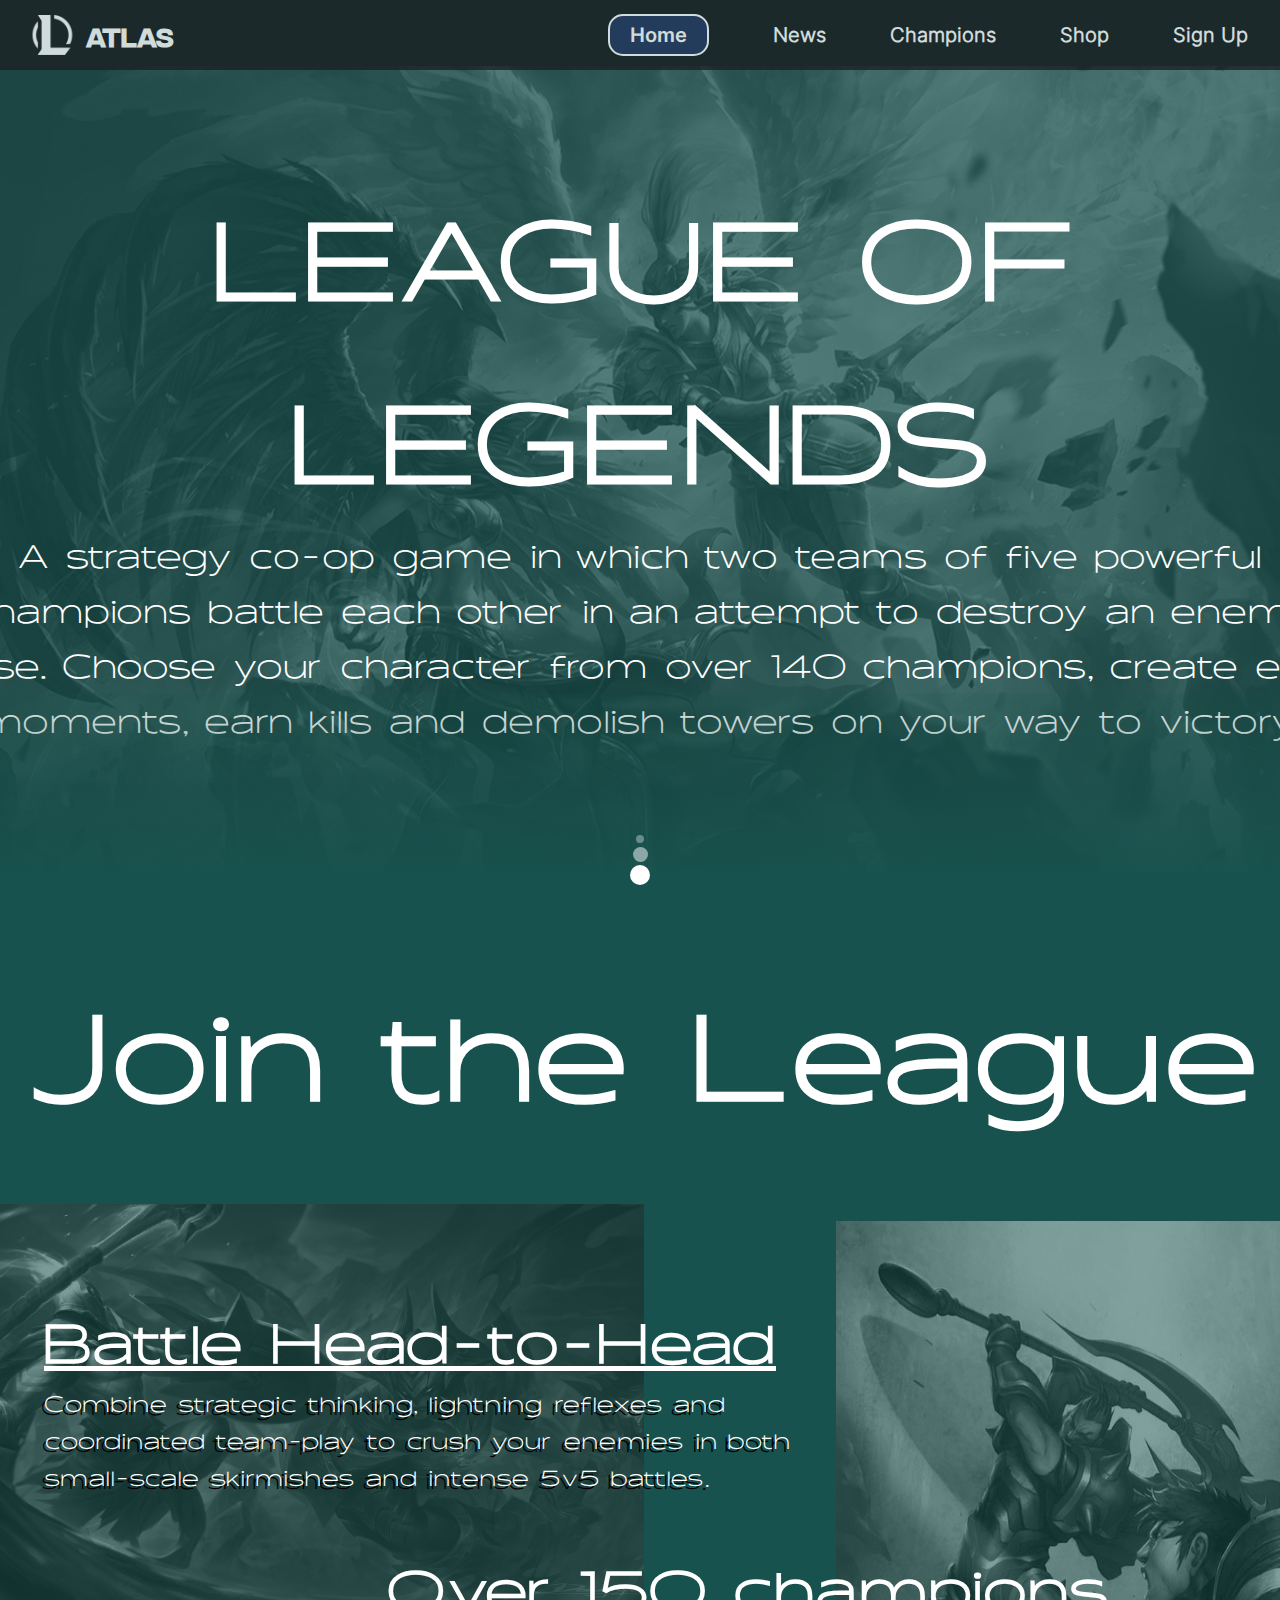
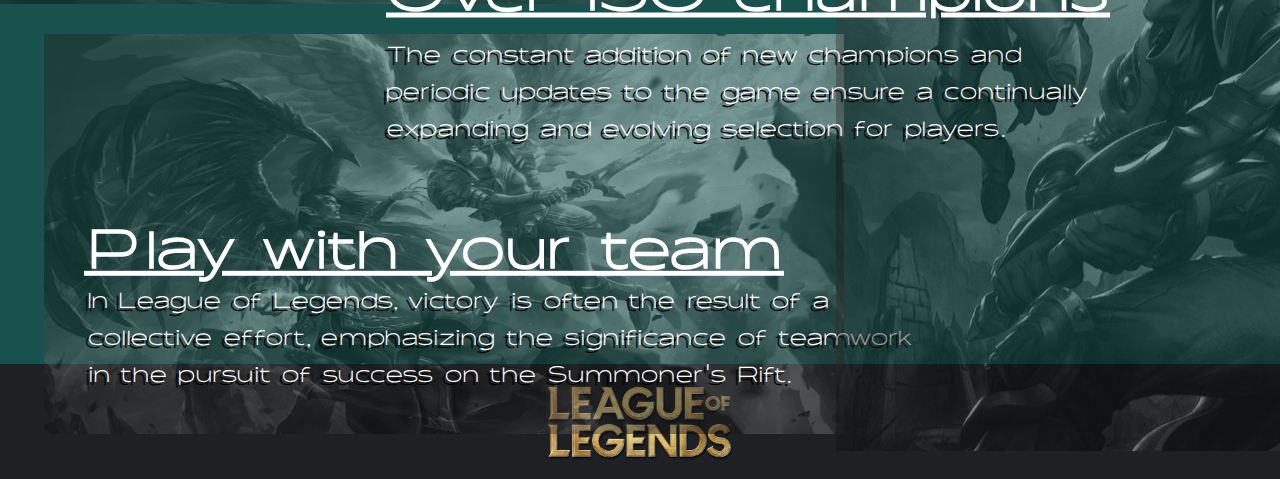
<file: index.html>
<!DOCTYPE html>
<html lang="en">
  <head>
    <meta charset="UTF-8" />
    <meta name="viewport" content="width=device-width, initial-scale=1.0" />
    <title>Document</title>
    <link rel="stylesheet" href="./css/fonts.css" />
    <link rel="stylesheet" href="./css/style.css" />
    <link rel="stylesheet" href="./css/navbar.css" />
  </head>
  <body>
    <header>
      <div class="navbar">
        <div class="logo">
          <img class="img-class" src="./images/logo.png" alt="" />
          <h4>ATLAS</h4>
        </div>

        <div class="nav-content">
          <h4 class="selected">Home</h4>
          <a href="./news.html"><h4 class="regular">News</h4></a>
          <a href="./champs.html"><h4 class="regular">Champions</h4></a>

          <h4 class="regular">Shop</h4>
          <a href="./sign-up.html"><h4 class="regular">Sign Up</h4></a>
        </div>
      </div>
    </header>

    <main>
      <div class="main-container">
        <img class="main-container-img" src="./images/poster-3.jpg" alt="" />
        <div class="text-container">
          <div class="text-container-main">
            <h1>LEAGUE OF LEGENDS</h1>
            <p>
              A strategy co-op game in which two teams of five powerful
              champions battle each other in an attempt to destroy an enemy
              base. Choose your character from over 140 champions, create epic
              moments, earn kills and demolish towers on your way to victory.
            </p>
          </div>
        </div>
        <div class="dots-container">
          <div class="dot-1"></div>
          <div class="dot-2"></div>
          <div class="dot-3"></div>
        </div>
      </div>
      <div class="middle-container"></div>
      <div class="second-main-container">
        <div class="text-container-second">
          <h1>Join the League</h1>
        </div>
        <div class="photos-container">
          <div class="inside-images-container">
            <div class="image-1">
              <img src="./images/poster-2.jpg" alt="" />
              <div class="image-text-container">
                <h6 id="image-1-heading">Battle Head-to-Head</h6>
                <p id="image-1-paragraph">
                  Combine strategic thinking, lightning reflexes and coordinated
                  team-play to crush your enemies in both small-scale skirmishes
                  and intense 5v5 battles.
                </p>
              </div>
            </div>
            <div class="image-2">
              <img src="./images/poster-3.jpg" alt="" />
              <div class="image-text-container">
                <h6 id="image-2-heading">Play with your team</h6>
                <p id="image-2-paragraph">
                  In League of Legends, victory is often the result of a
                  collective effort, emphasizing the significance of teamwork<br />
                  in the pursuit of success on the Summoner's Rift.
                </p>
              </div>
            </div>
          </div>

          <div class="image-3">
            <img src="./images/poster-1.jpg" alt="" />
            <div class="image-text-container">
              <h6 id="image-3-heading">Over 150 champions</h6>
              <p id="image-3-paragraph">
                The constant addition of new champions and periodic updates to
                the game ensure a continually expanding and evolving selection
                for players.
              </p>
            </div>
          </div>
        </div>
      </div>
    </main>

    <footer>
      <div class="footer-container">
        <div class="logo">
          <img class="img-class-footer" src="./images/logo-footer.png" alt="" />
        </div>
      </div>
    </footer>
  </body>
</html>
</file>
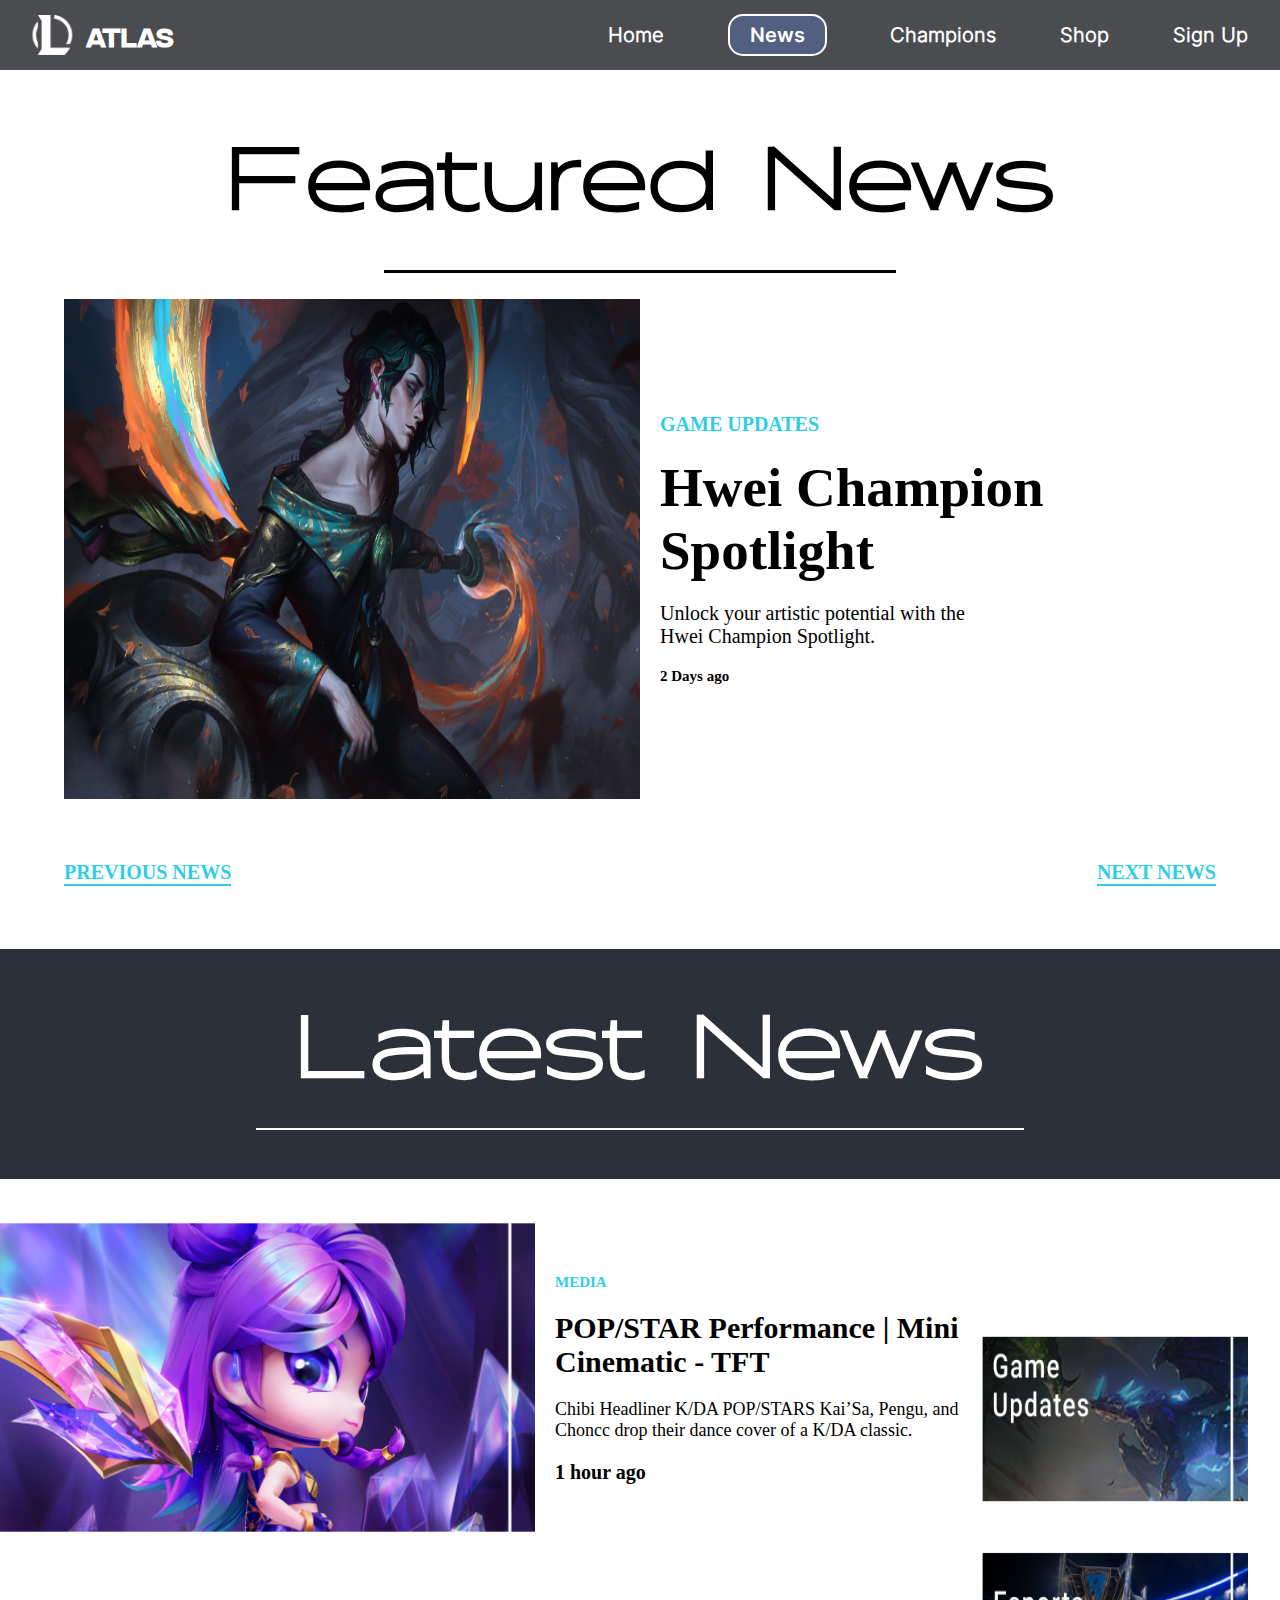
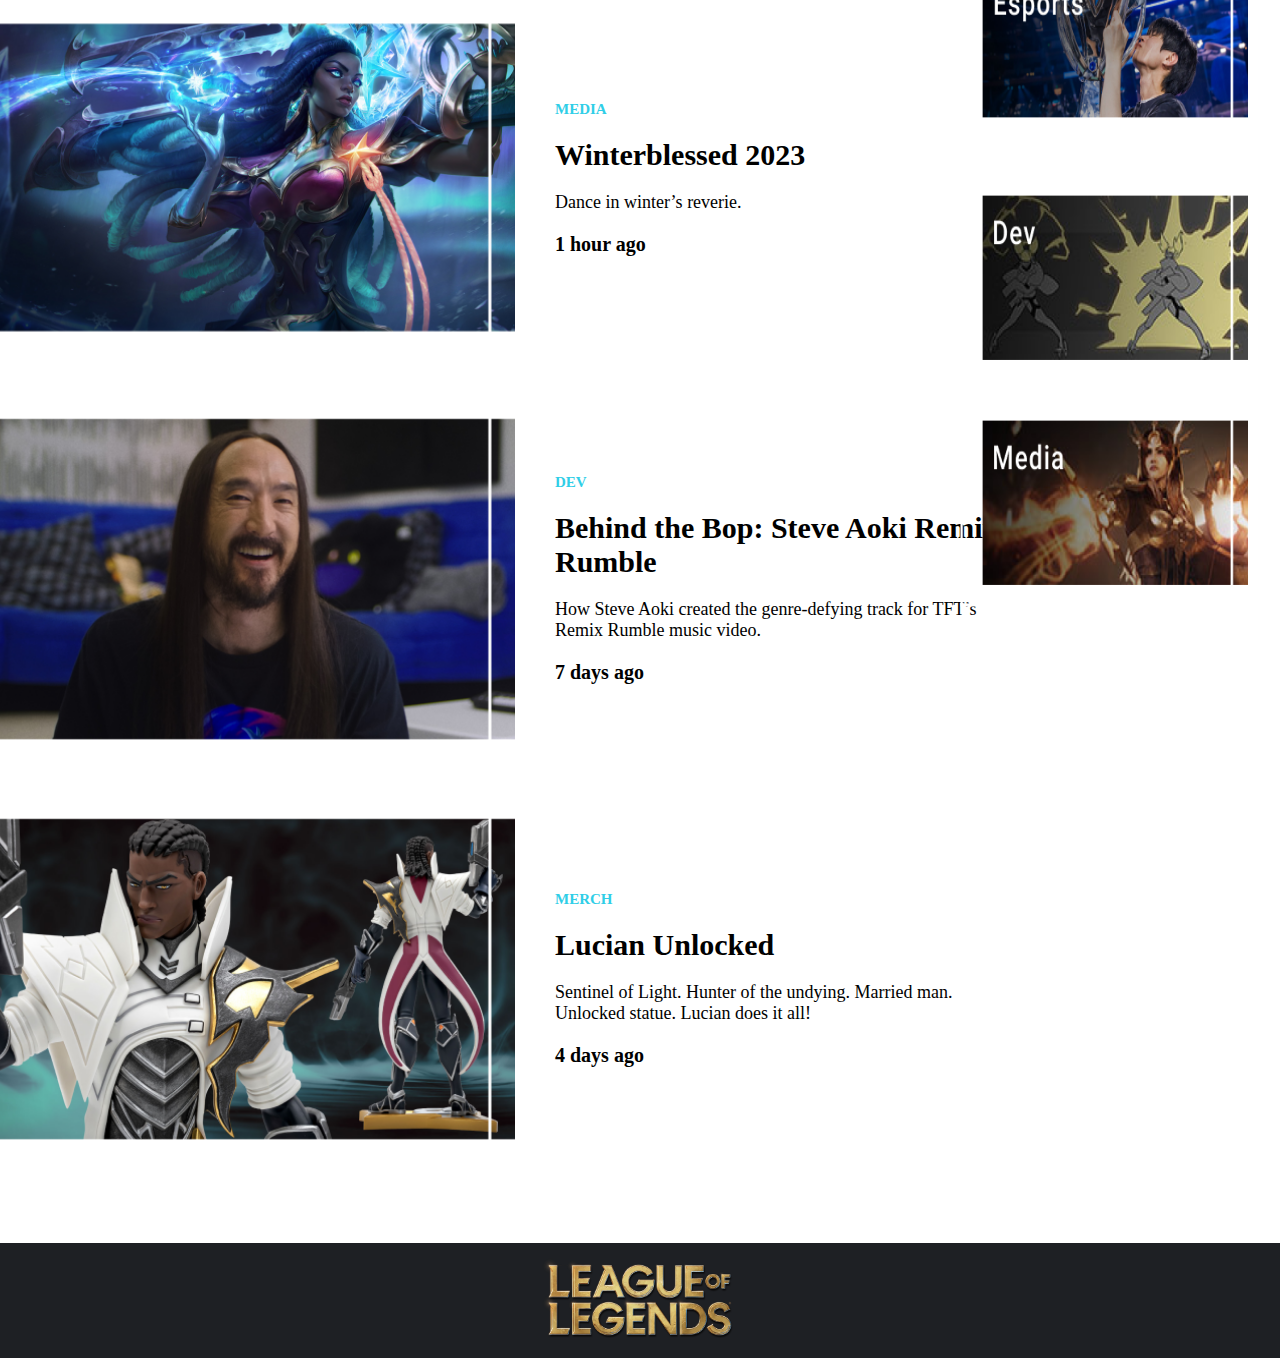
<file: news.html>
<!DOCTYPE html>
<html lang="en">
  <head>
    <meta charset="UTF-8" />
    <meta name="viewport" content="width=device-width, initial-scale=1.0" />
    <title>Document</title>
    <link rel="stylesheet" href="./css/fonts.css" />
    <link rel="stylesheet" href="./css/navbar.css" />
    <link rel="stylesheet" href="./css/news.css" />
  </head>
  <body>
    <header>
      <div class="navbar">
        <div class="logo">
          <img class="img-class" src="./images/logo.png" alt="" />
          <h4>ATLAS</h4>
        </div>

        <div class="nav-content">
          <a href="./index.html"><h4 class="regular">Home</h4></a>
          <h4 class="selected">News</h4>
          <a href="./champs.html"><h4 class="regular">Champions</h4></a>

          <h4 class="regular">Shop</h4>
          <a href="./sign-up.html"><h4 class="regular">Sign Up</h4></a>
        </div>
      </div>
    </header>

    <main>
      <div class="featured-container">
        <div class="title-container-featured">
          <h1 class="main-title">Featured News</h1>
        </div>
        <div class="line"></div>

        <a
          href="https://www.youtube.com/watch?v=1qGkmv80KD0"
          class="featured-news-container"
          id="featured-news-container"
        >
          <img id="featured-img" src="./images/hwei.jpg" alt="" />
          <div class="text-container-news">
            <p id="featured-type">GAME UPDATES</p>
            <h4 id="featured-title">Hwei Champion Spotlight</h4>
            <h5 id="featured-desc">
              Unlock your artistic potential with the Hwei Champion Spotlight.
            </h5>
            <h6 id="featured-date">2 Days ago</h6>
          </div>
        </a>

        <div class="slider-container">
          <p onclick="changeNews(true,false)">PREVIOUS NEWS</p>
          <p onclick="changeNews(false,true)">NEXT NEWS</p>
        </div>
      </div>

      <div class="latest-container">
        <div class="latest-container-divider">
          <div class="latest-news">
            <h1 class="main-title" style="color: white">Latest News</h1>
          </div>
        </div>
        <div class="latest-news-main-container">
          <div class="latest-news-left">
            <a
              href="https://www.youtube.com/watch?v=hZK6hBWU6lY"
              class="news-container"
            >
              <img src="./images/news-1-edit.png" alt="" />
              <div class="text-news-container">
                <p>MEDIA</p>
                <h4>POP/STAR Performance | Mini Cinematic - TFT</h4>
                <h5>
                  Chibi Headliner K/DA POP/STARS Kai’Sa, Pengu, and Choncc drop
                  their dance cover of a K/DA classic.
                </h5>
                <h6>1 hour ago</h6>
              </div>
            </a>

            <a
              href="https://www.youtube.com/watch?v=WiCL7Sg6Abc"
              class="news-container"
            >
              <img src="./images/news-2.png" alt="" />
              <div class="text-news-container">
                <div class="text-news-container">
                  <p>MEDIA</p>
                  <h4>Winterblessed 2023</h4>
                  <h5>Dance in winter’s reverie.</h5>
                  <h6>1 hour ago</h6>
                </div>
              </div>
            </a>

            <a
              href="https://www.youtube.com/watch?v=XXcFQgaamDU"
              class="news-container"
            >
              <img src="./images/news-3.png" alt="" />
              <div class="text-news-container">
                <div class="text-news-container">
                  <p>DEV</p>
                  <h4>Behind the Bop: Steve Aoki Remix Rumble</h4>
                  <h5>
                    How Steve Aoki created the genre-defying track for TFT’s
                    Remix Rumble music video.
                  </h5>
                  <h6>7 days ago</h6>
                </div>
              </div>
            </a>

            <a
              href="https://merch.riotgames.com/en-us/product/lucian-unlocked/?utm_source=lol&utm_medium=client&utm_campaign=holiday23"
              class="news-container"
            >
              <img src="./images/lucian-news.jpg" alt="" />
              <div class="text-news-container">
                <div class="text-news-container">
                  <p>MERCH</p>
                  <h4>Lucian Unlocked</h4>
                  <h5>
                    Sentinel of Light. Hunter of the undying. Married man.
                    Unlocked statue. Lucian does it all!
                  </h5>
                  <h6>4 days ago</h6>
                </div>
              </div>
            </a>
          </div>
          <div class="latest-news-right">
            <img src="./images/news-group-1.png" alt="" />
            <img src="./images/news-group-2.png" alt="" />
            <img src="./images/news-group-3.png" alt="" />
            <img src="./images/news-group-4.png" alt="" />
          </div>
        </div>
      </div>
    </main>

    <footer>
      <div class="footer-container">
        <div class="logo">
          <img class="img-class-footer" src="./images/logo-footer.png" alt="" />
        </div>
      </div>
    </footer>

    <script src="./js/slider.js"></script>
  </body>
</html>
</file>
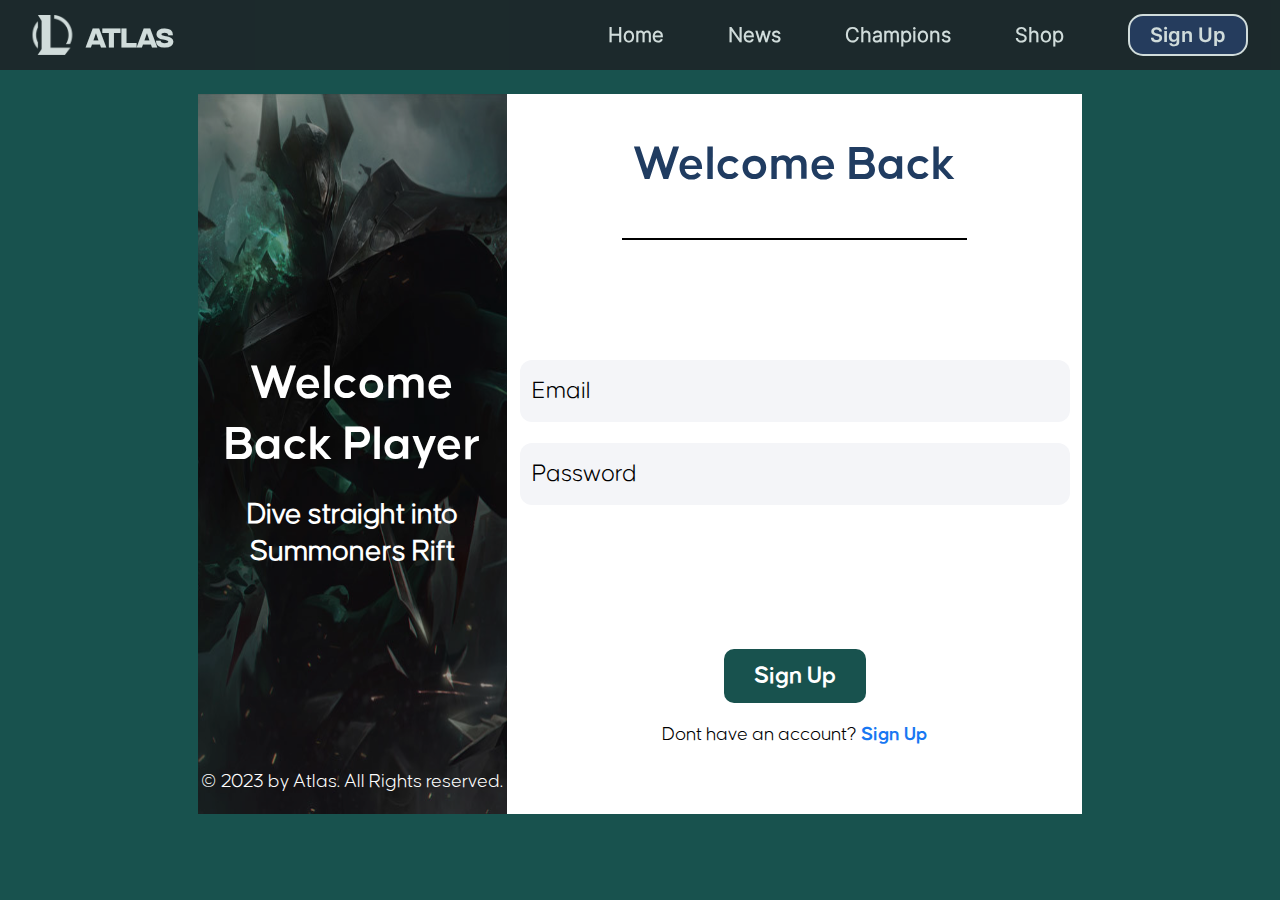
<file: sign-in.html>
<!DOCTYPE html>
<html lang="en">
  <head>
    <meta charset="UTF-8" />
    <meta name="viewport" content="width=device-width, initial-scale=1.0" />
    <title>Document</title>
    <link rel="stylesheet" href="./css/navbar.css" />
    <link rel="stylesheet" href="./css/sign-up.css" />
    <style>
      .single-input-container input {
        height: 60px;
      }
      #first-input-container {
        margin-top: 20%;
        margin-bottom: 0px;
      }
    </style>
  </head>
  <body>
    <header>
      <div class="navbar">
        <div class="logo">
          <img class="img-class" src="./images/logo.png" alt="" />
          <h4>ATLAS</h4>
        </div>

        <div class="nav-content">
          <a href="./index.html"><h4 class="regular">Home</h4></a>
          <a href="./news.html"><h4 class="regular">News</h4></a>
          <a href="./champs.html"><h4 class="regular">Champions</h4></a>

          <h4 class="regular">Shop</h4>
          <a href="./sign-up.html"><h4 class="selected">Sign Up</h4></a>
        </div>
      </div>
    </header>
    <div class="main-container">
      <div class="left-container">
        <div class="image-caption">
          <h4>Welcome Back Player</h4>
          <h5>
            Dive straight into<br />
            Summoners Rift
          </h5>
        </div>

        <img
          style="width: 250%; filter: brightness(60%)"
          src="./images/sign-in-image.jpg"
          alt=""
        />
        <p>© 2023 by Atlas. All Rights reserved.</p>
      </div>
      <form id="form" class="right-container">
        <div class="header-container">
          <h1 class="header">Welcome Back</h1>
        </div>

        <div id="first-input-container" class="single-input-container">
          <input required id="email" name="email" placeholder="Email" />
        </div>
        <div style="margin-top: 2%" class="single-input-container">
          <input
            id="password"
            type="password"
            name="password"
            placeholder="Password"
            required
          />
        </div>
        <div style="margin-top: 25%" class="button-container">
          <input type="submit" value="Sign Up" />
          <p>Dont have an account? <a href="./sign-up.html">Sign Up</a></p>
        </div>
      </form>
    </div>

    <script src="./js/sign-in.js"></script>
  </body>
</html>
</file>
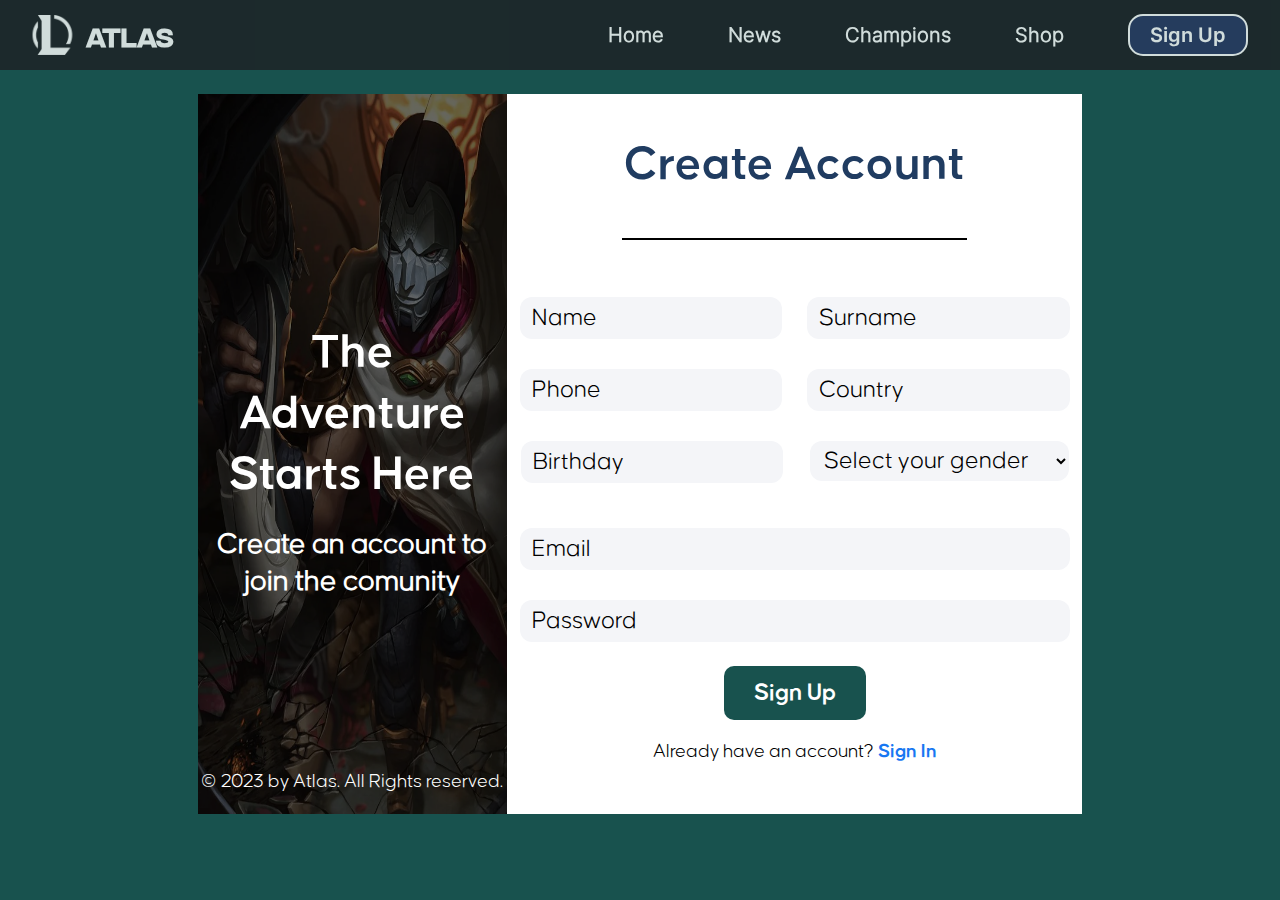
<file: sign-up.html>
<!DOCTYPE html>
<html lang="en">
  <head>
    <meta charset="UTF-8" />
    <meta name="viewport" content="width=device-width, initial-scale=1.0" />
    <title>Document</title>
    <link rel="stylesheet" href="./css/navbar.css" />

    <link rel="stylesheet" href="./css/sign-up.css" />
  </head>
  <body>
    <header>
      <div class="navbar">
        <div class="logo">
          <img class="img-class" src="./images/logo.png" alt="" />
          <h4>ATLAS</h4>
        </div>

        <div class="nav-content">
          <a href="./index.html"><h4 class="regular">Home</h4></a>
          <a href="./news.html"><h4 class="regular">News</h4></a>
          <a href="./champs.html"><h4 class="regular">Champions</h4></a>

          <h4 class="regular">Shop</h4>
          <a href="./sign-up.html"><h4 class="selected">Sign Up</h4></a>
        </div>
      </div>
    </header>
    <div class="main-container">
      <div class="left-container">
        <div class="image-caption">
          <h4>The Adventure Starts Here</h4>
          <h5>Create an account to join the comunity</h5>
        </div>

        <img src="./images/sign-up-image.webp" alt="" />
        <p>© 2023 by Atlas. All Rights reserved.</p>
      </div>
      <form id="form" class="right-container">
        <div class="header-container">
          <h1 class="header">Create Account</h1>
        </div>

        <div style="margin-top: 10%" class="double-input-container">
          <input
            type="text"
            id="name"
            required
            name="name"
            placeholder="Name"
          />

          <input
            type="text"
            id="surname"
            name="surname"
            required
            placeholder="Surname"
          />
        </div>
        <div class="double-input-container">
          <input
            required
            type="text"
            id="phone"
            name="phone"
            placeholder="Phone"
          />

          <input
            type="text"
            id="country"
            name="Country"
            required
            placeholder="Country"
          />
        </div>
        <div class="double-input-container">
          <input
            id="birthday"
            type="text"
            onfocus="(this.type='date')"
            onblur="(this.type='text')"
            name="birthday"
            required
            placeholder="Birthday"
          />
          <select required id="gender" name="gender" placeholder="gender">
            <option value="" disabled selected>Select your gender</option>
            <option value="M">Male</option>
            <option value="F">Female</option>
            <option value="O">Other</option>
          </select>
        </div>
        <div class="single-input-container">
          <input required id="email" name="email" placeholder="Email" />
        </div>
        <div class="single-input-container">
          <input
            id="password"
            type="password"
            name="password"
            placeholder="Password"
            required
          />
        </div>
        <div class="button-container">
          <input type="submit" value="Sign Up" />
          <p>Already have an account? <a href="./sign-in.html">Sign In</a></p>
        </div>
      </form>
    </div>

    <script src="./js/sign-up.js"></script>
  </body>
</html>
</file>
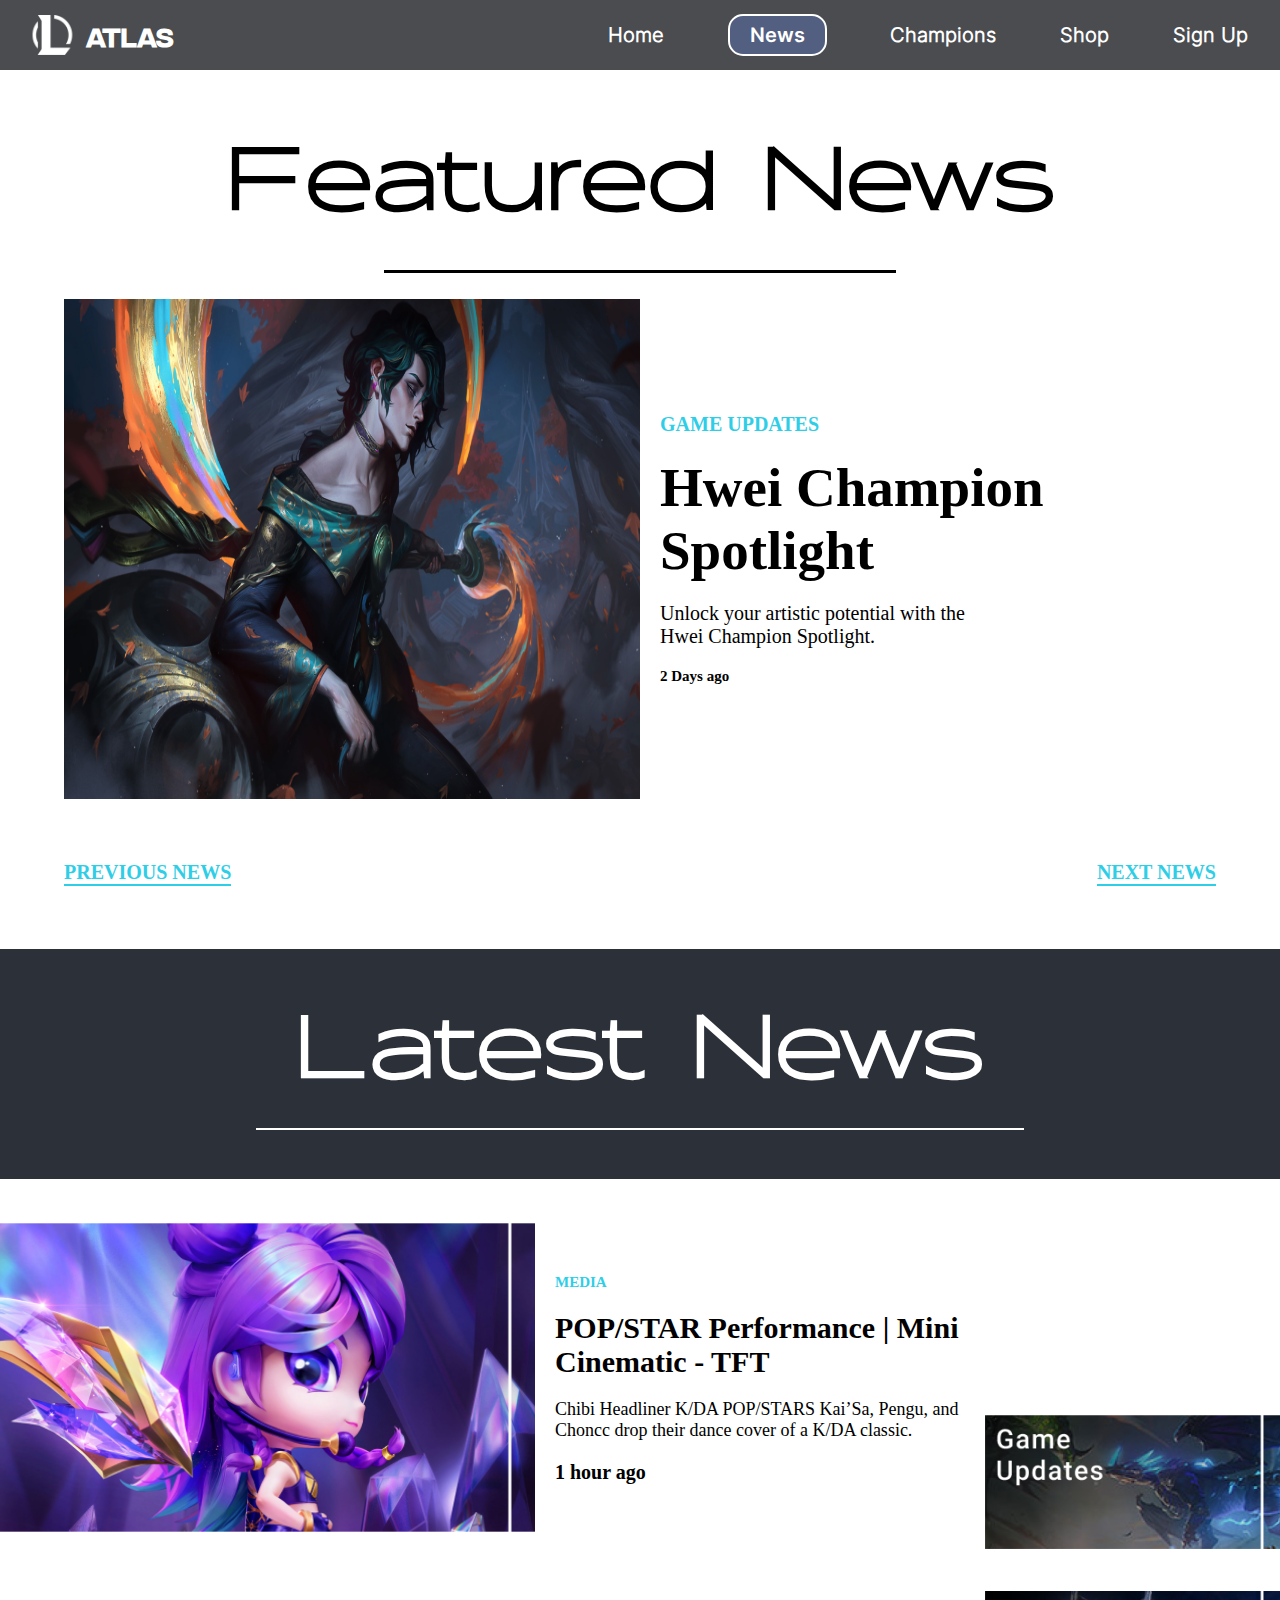
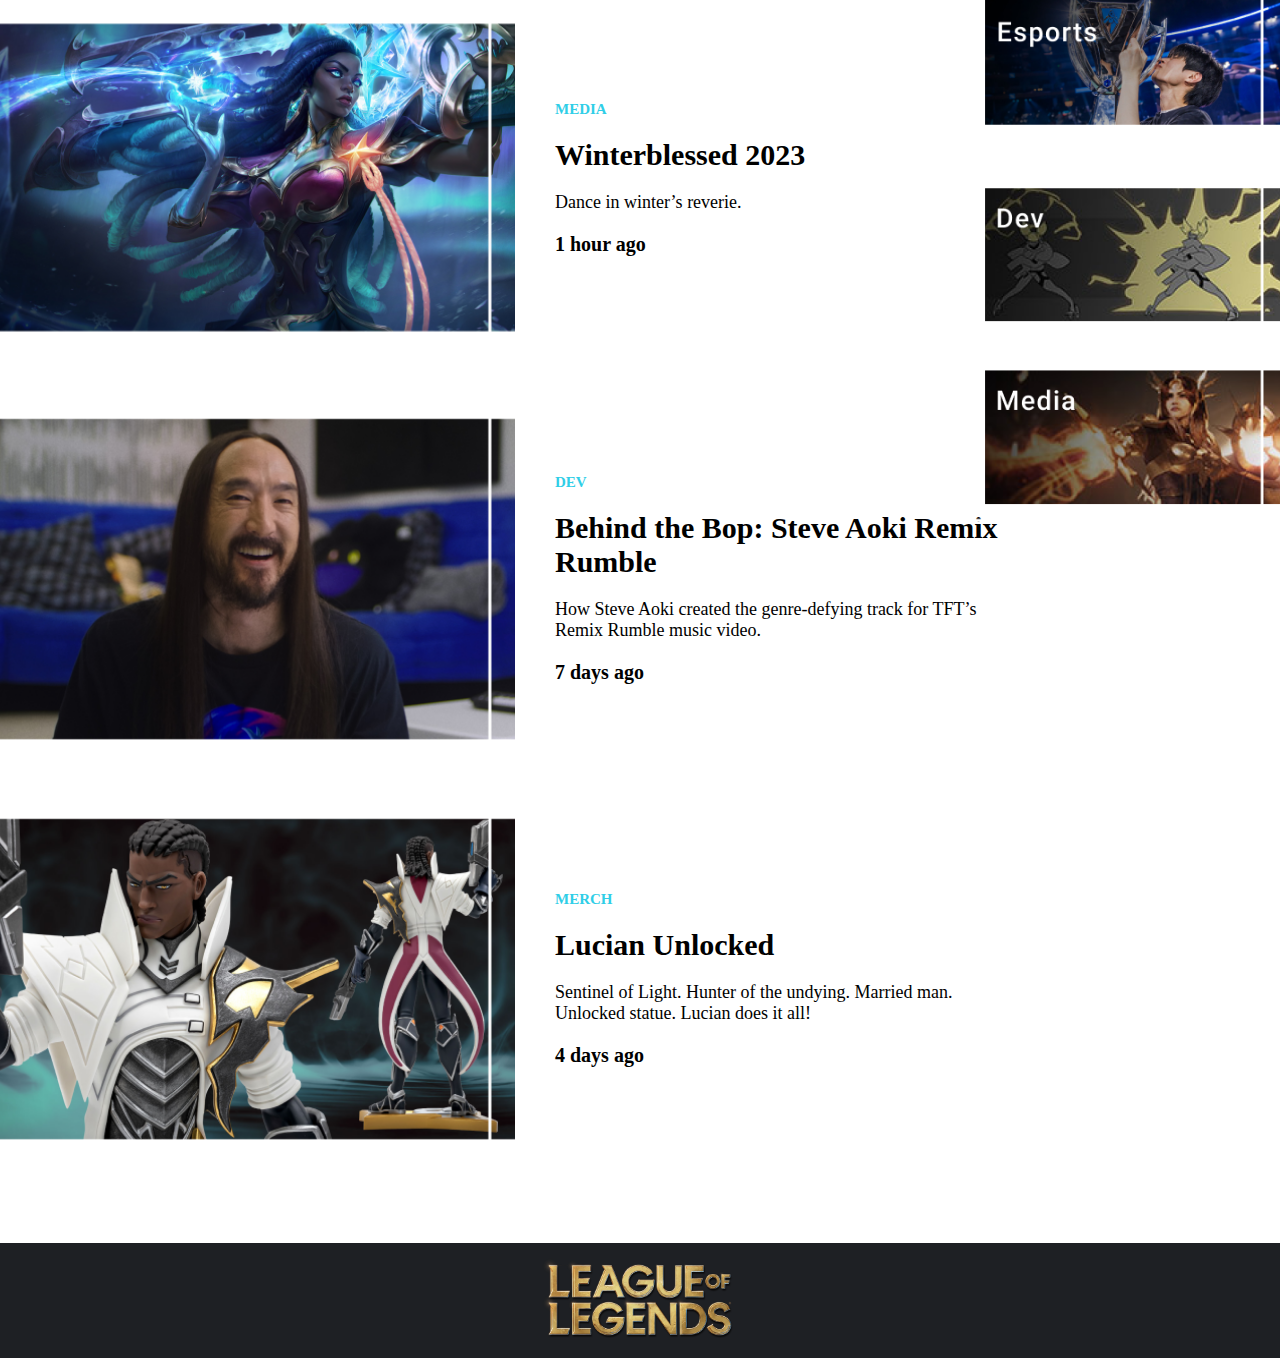
<file: view/news.html>
<!DOCTYPE html>
<html lang="en">
  <head>
    <meta charset="UTF-8" />
    <meta name="viewport" content="width=device-width, initial-scale=1.0" />
    <title>Document</title>
    <link rel="stylesheet" href="./css/fonts.css" />
    <link rel="stylesheet" href="./css/navbar.css" />
    <link rel="stylesheet" href="./css/news.css" />
  </head>
  <body>
    <header>
      <div class="navbar">
        <div class="logo">
          <img class="img-class" src="./images/logo.png" alt="" />
          <h4>ATLAS</h4>
        </div>

        <div class="nav-content">
          <a href="./index.html"><h4 class="regular">Home</h4></a>
          <h4 class="selected">News</h4>
          <a href="./champs.php"><h4 class="regular">Champions</h4></a>

          <h4 class="regular">Shop</h4>
          <a href="./sign-up.html"><h4 class="regular">Sign Up</h4></a>
        </div>
      </div>
    </header>

    <main>
      <div class="featured-container">
        <div class="title-container-featured">
          <h1 class="main-title">Featured News</h1>
        </div>
        <div class="line"></div>

        <a
          href="https://www.youtube.com/watch?v=1qGkmv80KD0"
          class="featured-news-container"
          id="featured-news-container"
        >
          <img id="featured-img" src="./images/hwei.jpg" alt="" />
          <div class="text-container-news">
            <p id="featured-type">GAME UPDATES</p>
            <h4 id="featured-title">Hwei Champion Spotlight</h4>
            <h5 id="featured-desc">
              Unlock your artistic potential with the Hwei Champion Spotlight.
            </h5>
            <h6 id="featured-date">2 Days ago</h6>
          </div>
        </a>

        <div class="slider-container">
          <p onclick="changeNews(true,false)">PREVIOUS NEWS</p>
          <p onclick="changeNews(false,true)">NEXT NEWS</p>
        </div>
      </div>

      <div class="latest-container">
        <div class="latest-container-divider">
          <div class="latest-news">
            <h1 class="main-title" style="color: white">Latest News</h1>
          </div>
        </div>
        <div class="latest-news-main-container">
          <div class="latest-news-left">
            <a
              href="https://www.youtube.com/watch?v=hZK6hBWU6lY"
              class="news-container"
            >
              <img src="./images/news-1-edit.png" alt="" />
              <div class="text-news-container">
                <p>MEDIA</p>
                <h4>POP/STAR Performance | Mini Cinematic - TFT</h4>
                <h5>
                  Chibi Headliner K/DA POP/STARS Kai’Sa, Pengu, and Choncc drop
                  their dance cover of a K/DA classic.
                </h5>
                <h6>1 hour ago</h6>
              </div>
            </a>

            <a
              href="https://www.youtube.com/watch?v=WiCL7Sg6Abc"
              class="news-container"
            >
              <img src="./images/news-2.png" alt="" />
              <div class="text-news-container">
                <div class="text-news-container">
                  <p>MEDIA</p>
                  <h4>Winterblessed 2023</h4>
                  <h5>Dance in winter’s reverie.</h5>
                  <h6>1 hour ago</h6>
                </div>
              </div>
            </a>

            <a
              href="https://www.youtube.com/watch?v=XXcFQgaamDU"
              class="news-container"
            >
              <img src="./images/news-3.png" alt="" />
              <div class="text-news-container">
                <div class="text-news-container">
                  <p>DEV</p>
                  <h4>Behind the Bop: Steve Aoki Remix Rumble</h4>
                  <h5>
                    How Steve Aoki created the genre-defying track for TFT’s
                    Remix Rumble music video.
                  </h5>
                  <h6>7 days ago</h6>
                </div>
              </div>
            </a>

            <a
              href="https://merch.riotgames.com/en-us/product/lucian-unlocked/?utm_source=lol&utm_medium=client&utm_campaign=holiday23"
              class="news-container"
            >
              <img src="./images/lucian-news.jpg" alt="" />
              <div class="text-news-container">
                <div class="text-news-container">
                  <p>MERCH</p>
                  <h4>Lucian Unlocked</h4>
                  <h5>
                    Sentinel of Light. Hunter of the undying. Married man.
                    Unlocked statue. Lucian does it all!
                  </h5>
                  <h6>4 days ago</h6>
                </div>
              </div>
            </a>
          </div>
          <div class="latest-news-right">
            <img src="./images/news-group-1.png" alt="" />
            <img src="./images/news-group-2.png" alt="" />
            <img src="./images/news-group-3.png" alt="" />
            <img src="./images/news-group-4.png" alt="" />
          </div>
        </div>
      </div>
    </main>

    <footer>
      <div class="footer-container">
        <div class="logo">
          <img class="img-class-footer" src="./images/logo-footer.png" alt="" />
        </div>
      </div>
    </footer>

    <script src="./js/slider.js"></script>
  </body>
</html>
</file>
<file: css/fonts.css>
@font-face {
    font-family: Mandali;
    src: url(../fonts/Mandali-Regular.ttf);
}
@font-face {
    font-family: IntegralCF;
    src: url(../fonts/Fontspring-integralcf-regular.otf);
}
@font-face {
    font-family: Shanti;
    src: url(../fonts/Shanti-Regular.ttf);
}
@font-face {
    font-family: Kinetica;
    src: url(../fonts/Kinetica-Light.otf);
}
@font-face {
    font-family: inter-semibold;
    src: url("../fonts/Inter-SemiBold.ttf");
}
@font-face {
    font-family: inter;
    src: url("../fonts/Inter-Regular.ttf");
}
@font-face {
    font-family: inter-light;
    src: url("../fonts/Inter-Light.ttf");
}
</file>
<file: css/style.css>
body{
    margin: 0;
    padding: 0;
    border: 0;
    background-color: #18524E;

}

.main-container{
    width: 100%;
    height: 100%;
    text-align: center;
    display: flex;
    justify-content: center;
    flex-wrap: wrap;

}
.main-container-img{
    width: 100%;
    height: calc(100vh - 70px);
    opacity: 25%;
    position: absolute;
    left: 0;
    top: 7.3%;
    z-index: -1;
}
.text-container{
    height: calc(100vh - 135px);
    display: flex;
    justify-content: center;
    align-items: center;
    
}

.text-container-main h1{
    color: white;
    font-family: Kinetica;
    font-size: 100px;
    margin: 0px;
}

.text-container-main p{
    color: white;
    font-family: Kinetica;
    width: 1400px;
    font-size: 30px;
    margin: 0px;
}

.text-container-main{
    display: flex;
    justify-content: center;
    flex-wrap: wrap;
}
.dots-container{
    height: 50px;
    width: 100px;
    display: flex;
    flex-direction: column;
    align-items: center;
    justify-content: space-between;
    z-index: 1;
}
.dot-1{
    width: 8px;
    height: 8px;
    background-color: white;
    opacity: 35%;

    border-radius: 50%;
    margin-right: 1px;

}
.dot-2{
    width: 15px;
    height: 15px;
    background-color: white;
    opacity: 50%;
    border-radius: 50%;
}
.dot-3{
    width: 20px;
    height: 20px;
    background-color: white;
    border-radius: 50%;
}

.second-main-container{
    width: 100%;
    height: 100vh;
    background-color: #18524E;
}
.middle-container{
    width: 100%;
    height: 200px;
    background: rgb(24,82,78);
    background: linear-gradient(180deg, rgba(24,82,78,0.11388305322128855) 0%, rgba(24,82,78,1) 100%);
    top: 77%;
    position: absolute;
}

.text-container-second {
    margin-top: -1%;
    display: flex;
    justify-content: center;
}
.text-container-second h1{
    font-size: 110px;
    font-family: Kinetica;
    color: white;
}
.photos-container{
    display: flex;
    justify-content: center;
    padding-bottom: 2%;
}
.inside-images-container{
    margin-top: -1.3%;
}
.image-1{
    width: 800px;
    height: 400px;
    display: flex;
    align-items: center;
}
.image-1 img{
    width: 800px;
    height: 400px;
    opacity: 45%;
    position: absolute;

}

.image-2{
    width: 800px;
    height: 400px;
    margin-left: 25%;
    margin-top: 30px;

}
.image-2 img{
    width: 800px;
    height: 400px;
    opacity: 45%;
    position: absolute;
}
.image-3{
    height: 830px;
    width: 600px;
    margin-left: 15%;

}

.image-3 img{
    height: 830px;
    width: 600px;
    position: absolute;
    opacity: 45%;
    overflow:visible;
}

/* .image3 img::before{

    content: "";
    top: 0;
    left: 0;


} */
.image-text-container h6{
    color: white;
    font-family: kinetica;
    font-size: 50px;
    opacity: 100%;
    margin:0px;
    text-decoration: underline;
    text-underline-offset: 5%;
}
.image-text-container p {
    color: white;
    font-family: kinetica;
    font-size: 20px;
    margin-top: 0px;
    text-shadow: -3px 3px black;
}
#image-1-heading{
    transform: translate(25%,0%);
}
#image-1-paragraph{
    transform: translate(25%,-0%);

}
#image-2-heading{
    transform: translate(5%,180%);
    opacity: 100%;

}
#image-2-paragraph{
    transform: translate(5%,140%);
    opacity: 100%;
    width: 850px;

}

#image-3-heading{
    transform: translate(-60%,350%);
    width: 750px;

}
#image-3-paragraph{
    transform: translate(-60%,290%);
    width: 750px;

}
footer{
    margin-top: 15%;
}
.footer-container{
    width: 100%;
    height: 115px;
    background-color: #1e2024;
    display: flex;
    justify-content: center;
}

.img-class-footer{
    width: 200px;
}
</file>
<file: css/navbar.css>
header{
    position: sticky;
    position: -webkit-sticky;
    top: 0; /* required */
    z-index: 2;
}

.navbar{
    margin: none;
    padding: none;
    height: 70px;
    width: 100%;
    background-color: #1e2024;
    display: flex;
    align-items: center;
    justify-content: space-between;
    opacity: 80%;

}
.logo{
    display: flex;
    justify-content: center;
    align-items: center;
}

.img-class{
    width: 55px;
    height: 40px;
    margin-left: 40%;
}
.nav-content{
    width: 55%;
    display: flex;
    justify-content: space-around;
    font-family: inter-light;
    font-size: 20px;
    color: white;
    align-items: center;
}

.sign-up:hover{
    cursor: pointer;
}
.nav-content h4:hover{
    cursor: pointer;
}
.logo h4{
    font-family: IntegralCF;
    color: white;
    font-size: 25px;
    margin-left: 5%;
}

.selected{
    display: flex;
    justify-content: center;
    align-items: center;
    background-color: #293761;
    padding: 7px 20px;
    border: 2px solid white;
    border-radius: 15px;
    font-family: inter-semibold;
    transition: all linear 0.5s;
}

.selected:hover{
    background-color: #1b2649;
}
.regular:hover{
    border-bottom: 2px solid white;
}
a {
    color: inherit;
    text-decoration: inherit;
  }
</file>
<file: css/news.css>
body{
    margin: 0;
    padding: 0;
    border: 0;
}
.featured-container{
    display: flex;
    justify-content: center;
    flex-direction: column;
    align-items: center;
}
.title-container-featured{
    width: 70%;
    height: 200px;
    display: flex;
    flex-direction: column;
    justify-content: center;
    align-items: center;
}
.main-title{
    font-family: Kinetica;
    font-size: 80px;
    color: black;
}
.line{
    display: block;
    width: 40%;
    height: 3px;
    background-color: black;
}
.featured-news-container{
    width: 90%;
    height: 500px;
    margin-top: 2%;
    display: flex;
}
.featured-news-container img{
    height: 100%;
    width: 50%;
}

.text-container-news{
    display: flex;
    flex-direction: column;
    padding: none;
    justify-content: center;
}
.text-container-news *{
    margin: 10px 20px;
    padding: 0;
}
.text-container-news p{
    font-family: Roboto;
    font-weight: 600;
    color: #2FCEE7;
    font-size: 20px;
}
.text-container-news h4{
    font-family: Roboto;
    font-weight: 600;
    font-size: 55px;

}
.text-container-news h5{
    font-family: Roboto;
    font-size: 20px;
    font-weight: 100;
    width: 55%;

}
.text-container-news h6{
    font-family: Roboto;
    font-size: 15px;

}
.slider-container{
    width: 90%;
    display: flex;
    justify-content: space-between;
    height: 150px;
    align-items: center;
}
.slider-container p{
    font-family: Roboto;
    font-weight: 600;
    color: #2FCEE7;
    border-bottom: solid 2px #2FCEE7;
    font-size: 20px;
}
.slider-container p {
    cursor: pointer;
}
.latest-container-divider{
    height: 230px;
    background-color: #2C3039;
    display: flex;
    justify-content: center;
    align-items: center;
}
.latest-news{
    width: 60%;
    height: 130px;
    display: flex;
    justify-content: center;
    align-items: center;
    border-bottom: 2px solid white;
}
.latest-news h1{
    margin-top: 5px;
}
.latest-news-main-container{
    display: flex;
}
.latest-news-left{
    width: 75%;
}
.latest-news-right{
    height: 100vh;
    width: 25%;
    margin-top: 5%;
    padding-top: 5%;
    display: flex;
    flex-direction: column;
    justify-content: center;
    position: sticky;
    position: -webkit-sticky;
    top: 0; /* required */
}
.news-container{
    width: 100%;
    height: 400px;
    display: flex;
    justify-content: center;
    align-items: center;
}
.news-container img{
    width: 600px;
    height: 85%;
    
}


.text-news-container{
    display: flex;
    flex-direction: column;
    padding: none;
    justify-content: center;
}
.text-news-container *{
    margin: 10px 20px;
    padding: 0;
}
.text-news-container p{
    font-family: Roboto;
    font-weight: 600;
    color: #2FCEE7;
    font-size: 15px;
}
.text-news-container h4{
    font-family: Roboto;
    font-weight: 600;
    font-size: 30px;

}
.text-news-container h5{
    font-family: Roboto;
    font-size: 18px;
    font-weight: 100;
    width: 450px;


}
.text-news-container h6{
    font-family: Roboto;
    font-size: 20px;

}

.latest-news-right img{
    width: 90%;
    height: 25%;
}
.latest-news-right img:hover{
    cursor: pointer;
}

footer{
    margin-top: 5%;
}
.footer-container{
    width: 100%;
    height: 115px;
    background-color: #1e2024;
    display: flex;
    justify-content: center;
}

.img-class-footer{
    width: 200px;
}
</file>
<file: css/sign-up.css>
@font-face {
    font-family: Mandali;
    src: url(../fonts/Mandali-Regular.ttf);
}
@font-face {
    font-family: IntegralCF;
    src: url(../fonts/Fontspring-integralcf-regular.otf);
}
@font-face {
    font-family: Shanti;
    src: url(../fonts/Shanti-Regular.ttf);
}
@font-face {
    font-family: Kinetica;
    src: url("../fonts/Kinetica-Light.otf");
}
@font-face {
    font-family: inter-semibold;
    src: url("../fonts/Inter-SemiBold.ttf");
}
@font-face {
    font-family: inter;
    src: url("../fonts/Inter-Regular.ttf");
}
@font-face {
    font-family: inter-light;
    src: url("../fonts/Inter-Light.ttf");
}
@font-face {
    font-family: Montserrat;
    src: url(../fonts/Montserrat-Regular.ttf);
}
@font-face {
    font-family: Montserrat-light;
    src: url(../fonts/Montserrat-Light.ttf);
}

@font-face {
    font-family: Causten-Light;
    src: url("../fonts/Causten-Light.otf");
}

@font-face {
    font-family: Causten-SemiBold;
    src: url("../fonts/Causten-SemiBold.otf");
}

html{
    height: 100%;
}
body{
    background-color: #18524E;
    display: flex;
    height: 99%;
    flex-direction: column;

    justify-content: center;
    align-items: center;
}
.main-container{
    width: 70%;
    height: 80vh;
    background-color: rgb(223, 217, 217);
    display: flex;
}
.left-container{
    width: 35%;
    overflow: hidden;
    display: flex;
    flex-flow: row nowrap;
    /* align-items: flex-start; */
    justify-content: center;
    position: relative;
    align-items: center;

}
.left-container img{
    width: 120%;
    height: 100%;
    position: relative;
    filter: brightness(40%);
}
.image-caption h4{
    color: white;
    font-family: Causten-SemiBold;
    font-size: 50px;
}
.image-caption h5{
    margin-top: -15%;
    color: white;
    font-family: Causten-light;
    font-size: 30px;


}
.image-caption{
    position: absolute;
    z-index: 1;
    text-align: center;
}

.left-container p{
    position: absolute;
    align-self: flex-end;
    color: #FDFDFD;
    font-family: Causten-light;
    font-size: 20px;


}

.right-container{
    width: 65%;
    background-color: white;
    display: flex;
    flex-direction: column;
}
.header-container{
    height: 20%;
    display: flex;
    justify-content: center;
    align-items: center;
    border-bottom: 2px solid black;
    width: 60%;
    align-self: center;
    font-family: Causten-SemiBold;
    font-size: 25px;
    color: #203C61;

}
.double-input-container{
    height: 10%;
}
.single-input-container{
    height: 10%;
}
.button-container{
    margin-top: 2.5%;
    height: 15%;
    display: flex;
    flex-direction: column;
    justify-content: center;
    align-items: center;
}
.double-input-container{
    display: flex;
    justify-content: space-around;
}
.double-input-container input{
    width: 45%;
    height: 40px;
    border: none;
    background-color: #F4F5F8;
    border-radius: 12px;
    font-family: Causten-Light;
    font-size: 25px;
    color: black;
    text-indent: 10px;

}

select{
    width: 45%;
    height: 40px;
    border: none;
    background-color: #F4F5F8;
    border-radius: 12px;
    font-family: Causten-Light;
    font-size: 25px;
    color: black;
    text-indent: 10px;
}

.single-input-container{
    display: flex;
    justify-content: center;
    align-items: center;
}
.single-input-container input{
    width: 95%;
    height: 40px;
    border: none;
    background-color: #F4F5F8;
    border-radius: 12px;
    font-family: Causten-Light;
    font-size: 25px;
    color: black;
    line-height: 0px;
    text-indent: 10px;

}
.double-input-container input::placeholder{
    color: black;
}

.double-input-container input:focus{
    border: none;
    outline: none;
    
}

.single-input-container input::placeholder{
    color: black;
}

.single-input-container input:focus{
    border: none;
    outline: none;
    
}
.button-container input{
    padding: 12px 30px;
    border: none;
    background-color: #18524E;
    font-family: Causten-SemiBold;
    font-size: 25px;
    color: white;
    border-radius: 10px;
}
.button-container input:hover{
    cursor: pointer;

}
.button-container p {
    font-family: Causten-Light;
    font-size: 20px;
}
.button-container a{
    font-family: Causten-SemiBold;
    color: #1877F2;
}
.button-container a:hover{
    cursor: pointer;
}

footer{
    margin-top: 15%;
}
.footer-container{
    width: 100%;
    height: 115px;
    background-color: #1e2024;
    display: flex;
    justify-content: center;
}

.img-class-footer{
    width: 200px;
}
header{
    position: absolute;
    top: 0;
    width: 100vw;
}
</file>
<file: view/css/fonts.css>
@font-face {
    font-family: Mandali;
    src: url(../fonts/Mandali-Regular.ttf);
}
@font-face {
    font-family: IntegralCF;
    src: url(../fonts/Fontspring-integralcf-regular.otf);
}
@font-face {
    font-family: Shanti;
    src: url(../fonts/Shanti-Regular.ttf);
}
@font-face {
    font-family: Kinetica;
    src: url(../fonts/Kinetica-Light.otf);
}
@font-face {
    font-family: inter-semibold;
    src: url("../fonts/Inter-SemiBold.ttf");
}
@font-face {
    font-family: inter;
    src: url("../fonts/Inter-Regular.ttf");
}
@font-face {
    font-family: inter-light;
    src: url("../fonts/Inter-Light.ttf");
}
</file>
<file: view/css/navbar.css>
header{
    position: sticky;
    position: -webkit-sticky;
    top: 0; /* required */
    z-index: 2;
}

.navbar{
    margin: none;
    padding: none;
    height: 70px;
    width: 100%;
    background-color: #1e2024;
    display: flex;
    align-items: center;
    justify-content: space-between;
    opacity: 80%;

}
.logo{
    display: flex;
    justify-content: center;
    align-items: center;
}

.img-class{
    width: 55px;
    height: 40px;
    margin-left: 40%;
}
.nav-content{
    width: 55%;
    display: flex;
    justify-content: space-around;
    font-family: inter-light;
    font-size: 20px;
    color: white;
    align-items: center;
}

.sign-up:hover{
    cursor: pointer;
}
.nav-content h4:hover{
    cursor: pointer;
}
.logo h4{
    font-family: IntegralCF;
    color: white;
    font-size: 25px;
    margin-left: 5%;
}

.selected{
    display: flex;
    justify-content: center;
    align-items: center;
    background-color: #293761;
    padding: 7px 20px;
    border: 2px solid white;
    border-radius: 15px;
    font-family: inter-semibold;
    transition: all linear 0.5s;
}

.selected:hover{
    background-color: #1b2649;
}
.regular:hover{
    border-bottom: 2px solid white;
}
a {
    color: inherit;
    text-decoration: inherit;
  }
</file>
<file: view/css/news.css>
body{
    margin: 0;
    padding: 0;
    border: 0;
}
.featured-container{
    display: flex;
    justify-content: center;
    flex-direction: column;
    align-items: center;
}
.title-container-featured{
    width: 70%;
    height: 200px;
    display: flex;
    flex-direction: column;
    justify-content: center;
    align-items: center;
}
.main-title{
    font-family: Kinetica;
    font-size: 80px;
    color: black;
}
.line{
    display: block;
    width: 40%;
    height: 3px;
    background-color: black;
}
.featured-news-container{
    width: 90%;
    height: 500px;
    margin-top: 2%;
    display: flex;
}
.featured-news-container img{
    height: 100%;
    width: 50%;
}

.text-container-news{
    display: flex;
    flex-direction: column;
    padding: none;
    justify-content: center;
}
.text-container-news *{
    margin: 10px 20px;
    padding: 0;
}
.text-container-news p{
    font-family: Roboto;
    font-weight: 600;
    color: #2FCEE7;
    font-size: 20px;
}
.text-container-news h4{
    font-family: Roboto;
    font-weight: 600;
    font-size: 55px;

}
.text-container-news h5{
    font-family: Roboto;
    font-size: 20px;
    font-weight: 100;
    width: 55%;

}
.text-container-news h6{
    font-family: Roboto;
    font-size: 15px;

}
.slider-container{
    width: 90%;
    display: flex;
    justify-content: space-between;
    height: 150px;
    align-items: center;
}
.slider-container p{
    font-family: Roboto;
    font-weight: 600;
    color: #2FCEE7;
    border-bottom: solid 2px #2FCEE7;
    font-size: 20px;
}
.slider-container p {
    cursor: pointer;
}
.latest-container-divider{
    height: 230px;
    background-color: #2C3039;
    display: flex;
    justify-content: center;
    align-items: center;
}
.latest-news{
    width: 60%;
    height: 130px;
    display: flex;
    justify-content: center;
    align-items: center;
    border-bottom: 2px solid white;
}
.latest-news h1{
    margin-top: 5px;
}
.latest-news-main-container{
    display: flex;
}
.latest-news-left{
    width: 75%;
}
.latest-news-right{
    height: 100vh;
    width: 25%;
    margin-top: 5%;
    padding-top: 5%;
    display: flex;
    flex-direction: column; 
    justify-content: center;
    position: sticky !important;
    position: -webkit-sticky !important;
    top: 0 !important;  /* required */
}
.news-container{
    width: 100%;
    height: 400px;
    display: flex;
    justify-content: center;
    align-items: center;
}
.news-container img{
    width: 600px;
    height: 85%;
    
}


.text-news-container{
    display: flex;
    flex-direction: column;
    padding: none;
    justify-content: center;
}
.text-news-container *{
    margin: 10px 20px;
    padding: 0;
}
.text-news-container p{
    font-family: Roboto;
    font-weight: 600;
    color: #2FCEE7;
    font-size: 15px;
}
.text-news-container h4{
    font-family: Roboto;
    font-weight: 600;
    font-size: 30px;

}
.text-news-container h5{
    font-family: Roboto;
    font-size: 18px;
    font-weight: 100;
    width: 450px;


}
.text-news-container h6{
    font-family: Roboto;
    font-size: 20px;

}

.img-type{
    width: 90%;
    height: 25%;
    border: none !important;
    padding: 0px !important;
    background-color: #FFFFFF;
}
.img-type img{
    width: 100%;
    height: 100%;
}
.img-type:hover{
    cursor: pointer;
}

footer{
    margin-top: 5%;
}
.footer-container{
    width: 100%;
    height: 115px;
    background-color: #1e2024;
    display: flex;
    justify-content: center;
}

.img-class-footer{
    width: 200px;
}
</file>
